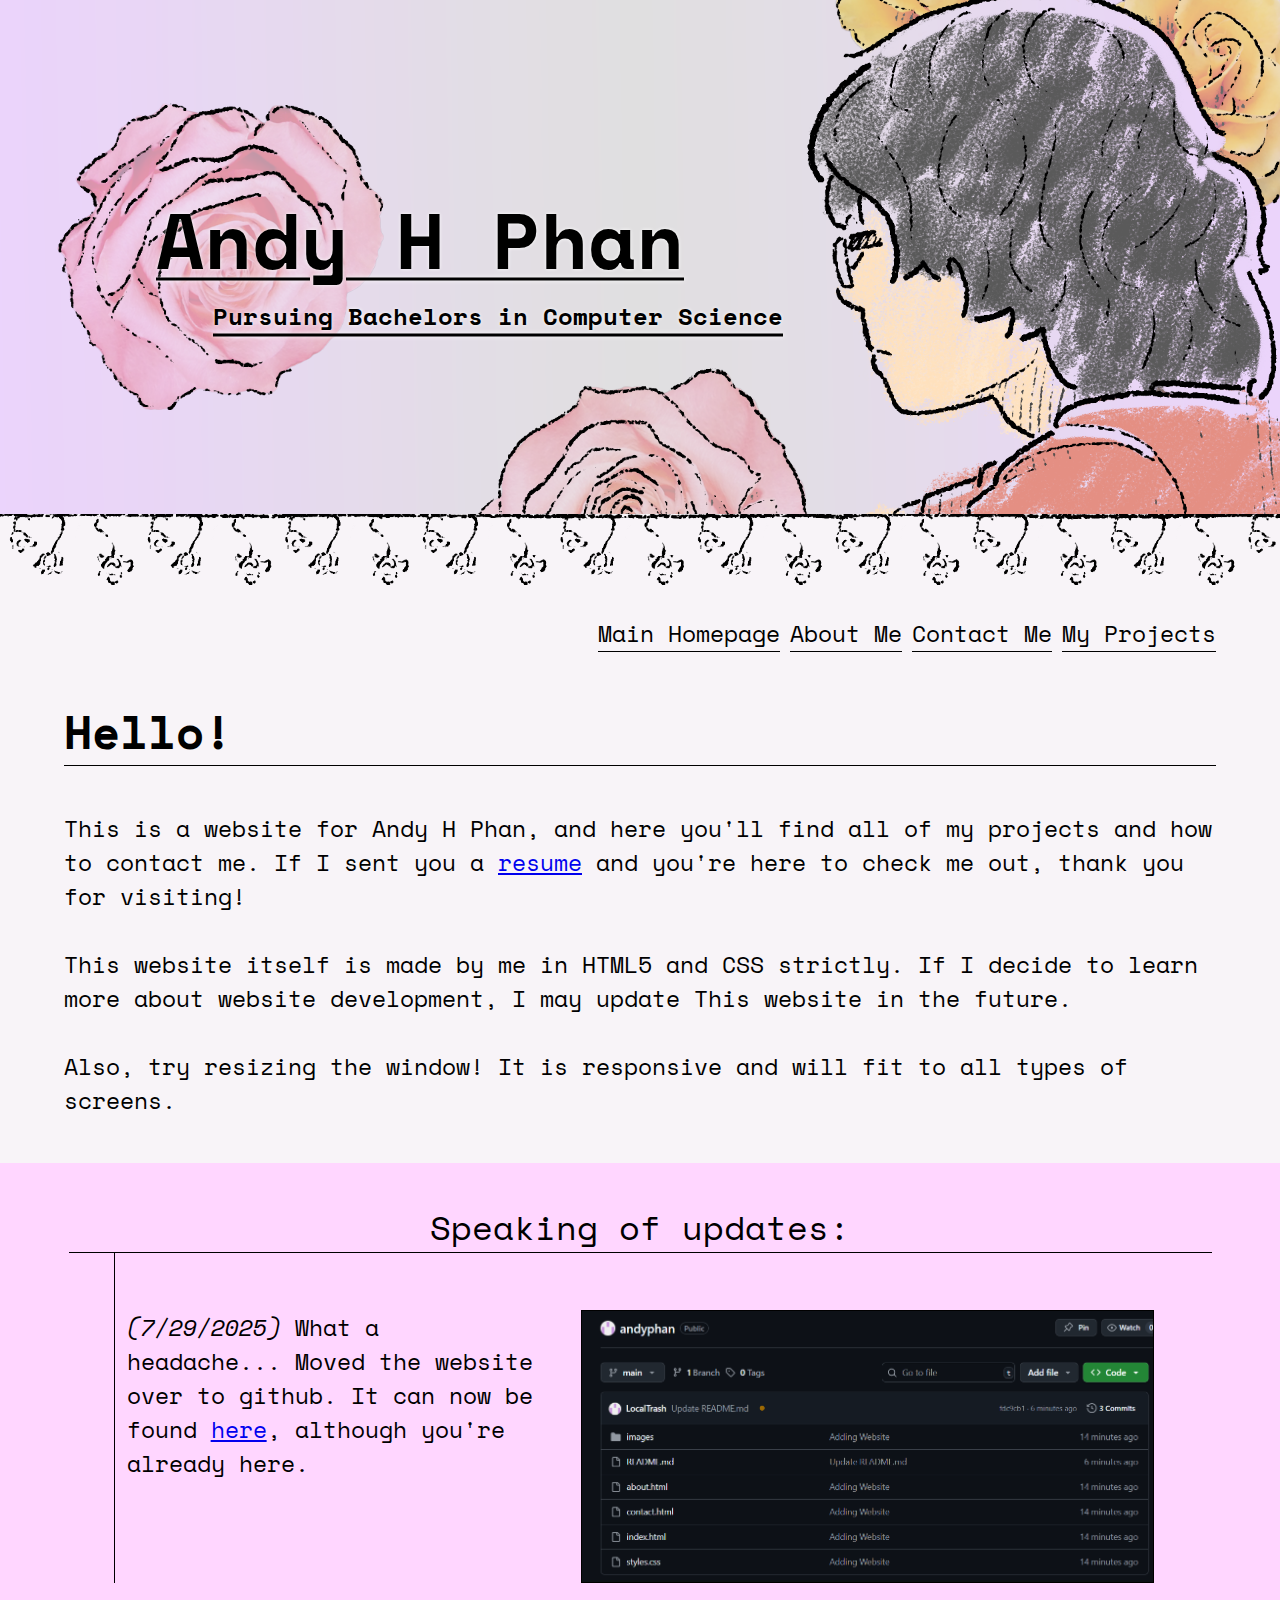
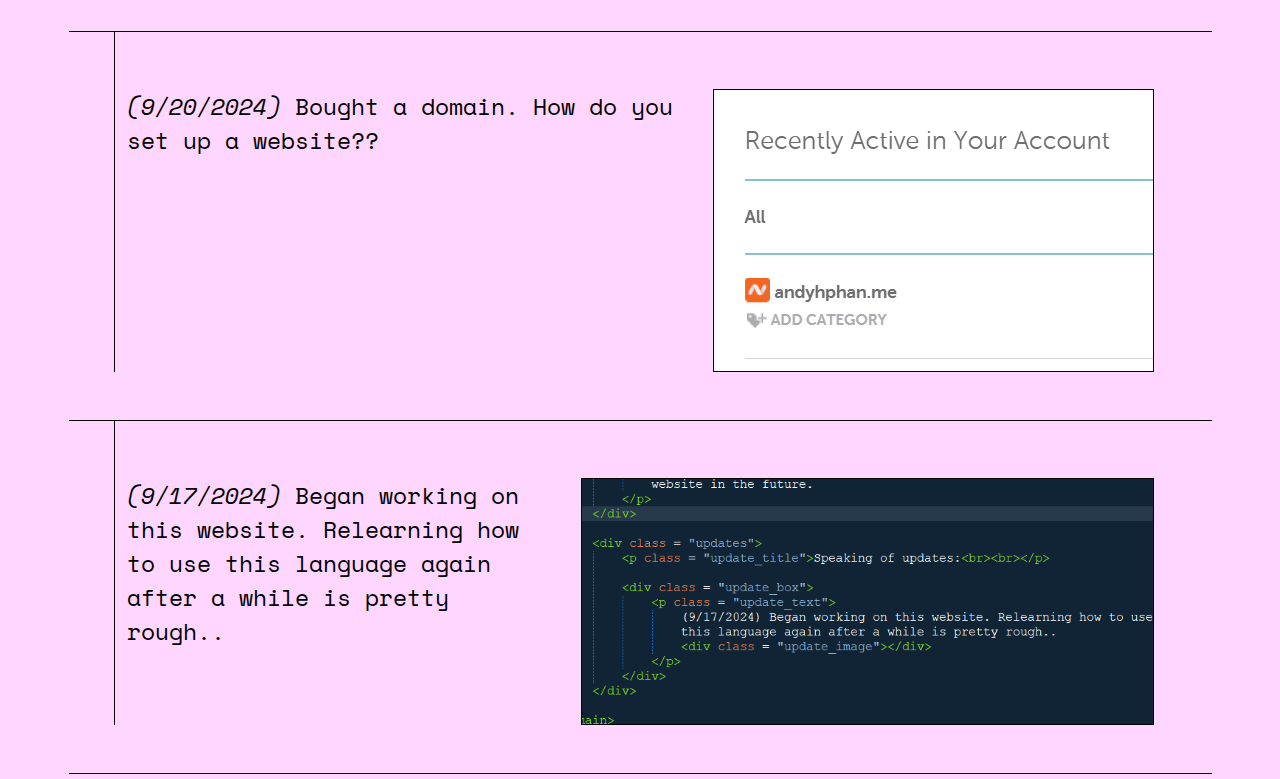
<file: index.html>
<!DOCTYPE html>

<html lang = "en">
	<head>
		<!--Importing Google Fonts-->
		<link rel="preconnect" href="https://fonts.googleapis.com">
		<link rel="preconnect" href="https://fonts.gstatic.com" crossorigin>
		<link href="https://fonts.googleapis.com/css2?family=Space+Mono:ital,
		wght@0,400;0,700;1,400;1,700&display=swap" rel="stylesheet">
		<!--Meta tags for character set and viewport-->
		<meta charset = "UTF-8">
		<meta name = "viewport" content = "width=device-width, initial-scale=1.0">
		<link rel = "stylesheet" href = "styles.css?v=0.6">
		
		<title>Main Homepage</title>
	</head>
	
	<body>
		<header>

			<div class = "hero_image">
				<div class = "hero_text">
					<h1>Andy H Phan</h1>
					<p>Pursuing Bachelors in Computer Science</p>
				</div>
				<img src = "images/hero_complement.png?v=1.0" alt = "Complement Rose">
			</div>
		</header>
		
		<main>
			<div class = "links">
				<a href = "index.html">Main Homepage</a>
				<a href = "about.html">About Me</a>
				<a href = "contact.html">Contact Me</a>
				<a href = "https://github.com/LocalTrash">My Projects</a>
			</div>
			
			<div class = "intro">
				<h1>
					Hello!
				</h1>
				<p>
					This is a website for Andy H Phan, and here you'll find 
					all of my projects and how to contact me. If I sent you a 
					<a href = "AndyPhan_Resume26.pdf">resume</a> and you're here 
					to check me out, thank you for visiting!<br><br>
					
					This website itself is made by me in HTML5 and CSS strictly. If I
					decide to learn more about website development, I may update This
					website in the future.<br><br>

					Also, try resizing the window! It is responsive and will fit to all
					types of screens.
				</p>
			</div>
			
			<div class = "updates">
				<p class = "update_title">Speaking of updates:</p>
				
				<div class = "update_box3">
						<p class = "update_text">
							<span class = "date">(7/29/2025)</span>
							What a headache... Moved the website over to github. It can now be found
							<a href = "https://localtrash.github.io/andyphan/">here</a>, although you're already here.
						</p>
						<img src = "images/update3.png" alt = "Screenshot update (7/29/2025)" class = "update_image">
				</div>

				<div class = "update_box2">
					<p class = "update_text">
						<span class = "date">(9/20/2024)</span>
						Bought a domain. How do you set up a website??
					</p>
					<img src = "images/image2.png" alt = "Screenshot of my
					progress. (9/20/2024)"
					class = "update_image">
				</div>
				
				<div class = "update_box1">
					<p class = "update_text">
						<span class = "date">(9/17/2024)</span>
						Began working on this website. Relearning how to use
						this language again after a while is pretty rough..
					</p>
					<img src = "images/image1.png" alt = "Screenshot of my
					progress. (9/17/2024)"
					class = "update_image">
				</div>
			</div>
			
		</main>
	</body>
	
</html>
</file>
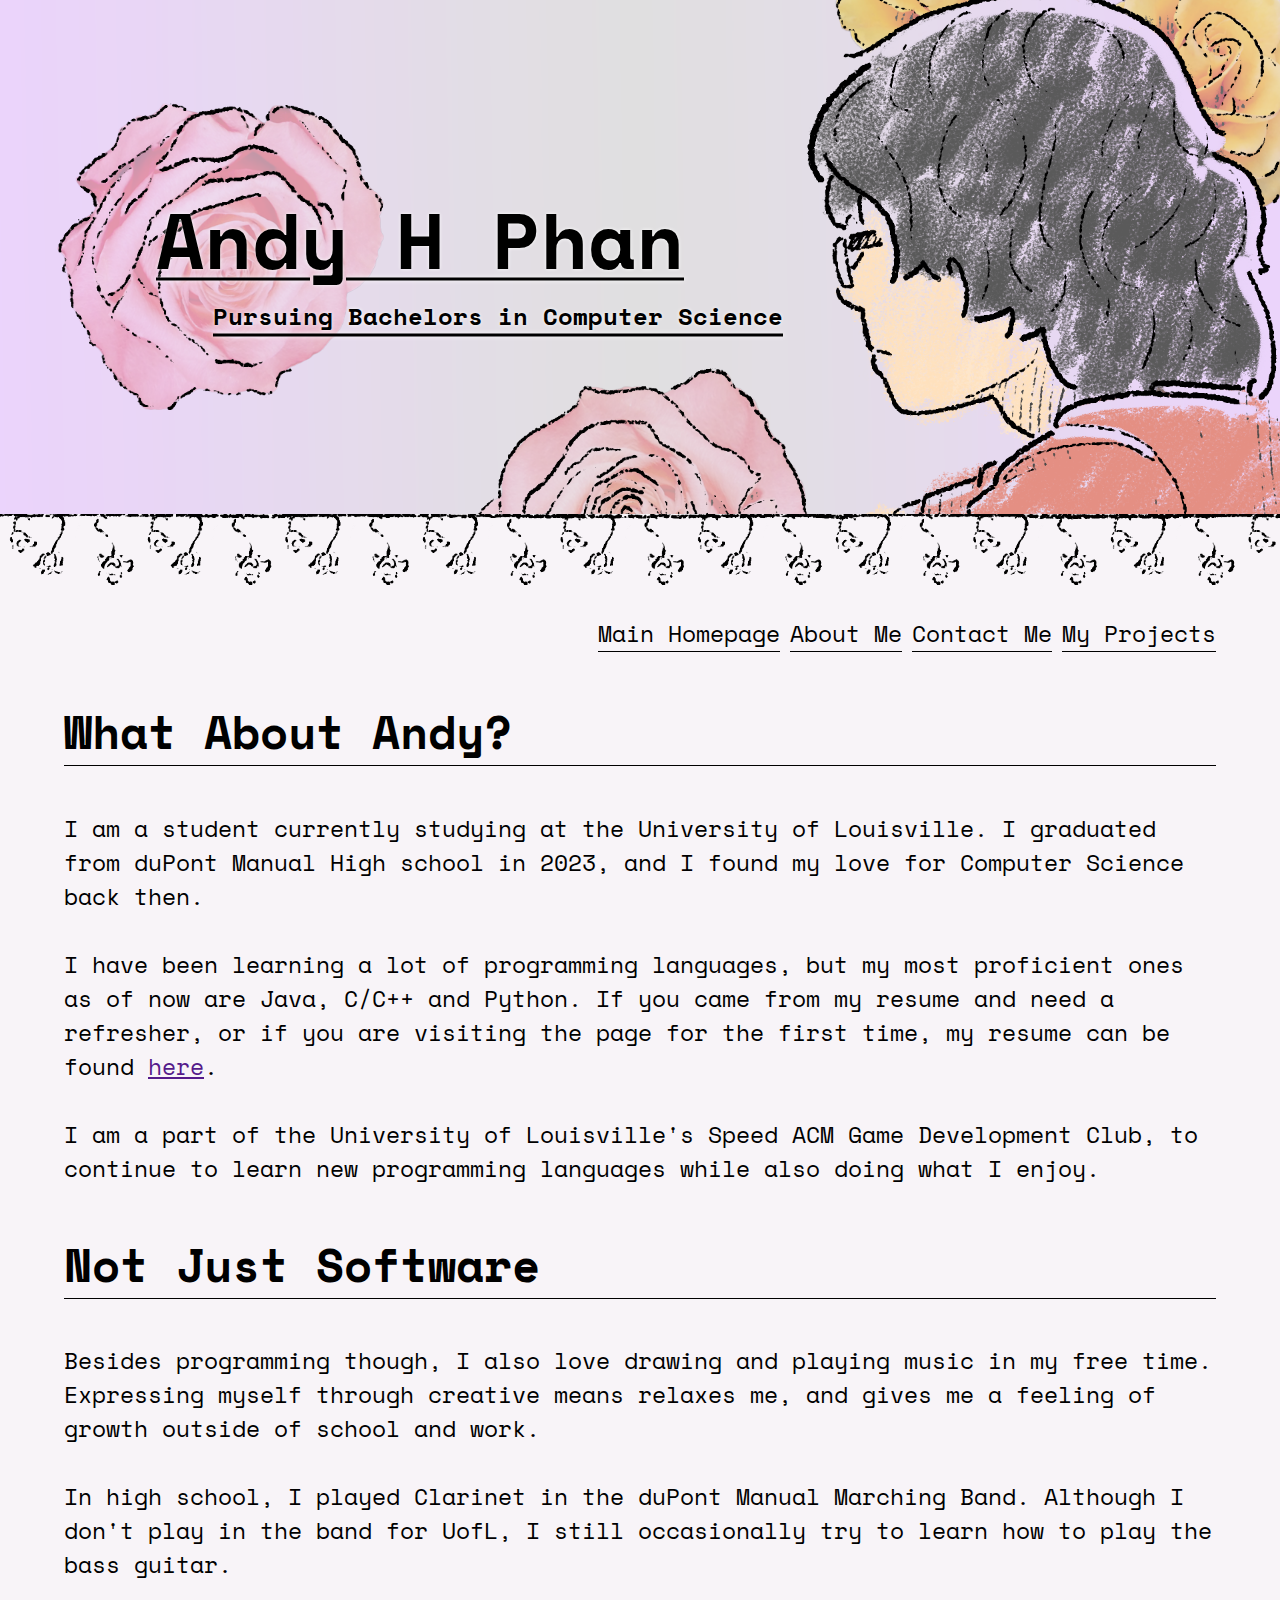
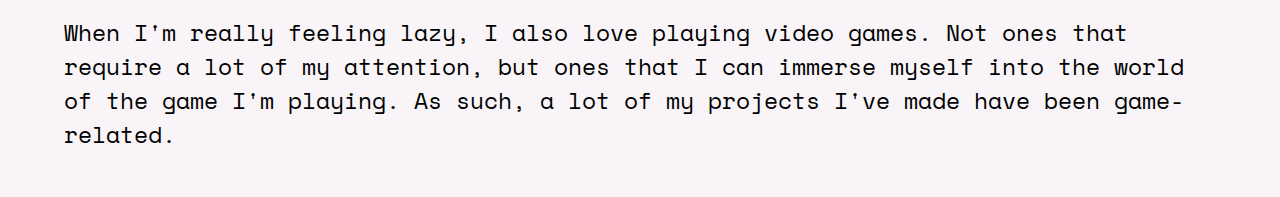
<file: about.html>
<!DOCTYPE html>

<html lang = "en">
	
	<head>
		<link rel="preconnect" href="https://fonts.googleapis.com">
		<link rel="preconnect" href="https://fonts.gstatic.com" crossorigin>
		<link href="https://fonts.googleapis.com/css2?family=Space+Mono:ital,
		wght@0,400;0,700;1,400;1,700&display=swap" rel="stylesheet">
	
		<meta charset = "UTF-8">
		<meta name = "viewport" content = "width=device-width, initial-scale=1.0">
		<link rel = "stylesheet" href = "styles.css?v=0.6"> 
		
		<title>About Me</title>
	</head>

	<body>
	
		<header>
			<div class = "hero_image">
				<div class = "hero_text">
					<h1>Andy H Phan</h1>
					<p>Pursuing Bachelors in Computer Science</p>
				</div>
				<img src = "images/hero_complement.png?v=1.0" alt = "Complement Rose">
			</div>
		</header>
		
		<main>
			<div class = "links">
				<a href = "index.html">Main Homepage</a>
				<a href = "about.html">About Me</a>
				<a href = "contact.html">Contact Me</a>
				<a href = "projects.html">My Projects</a>
			</div>
			
			<div class = "intro">
				<h1>
					What About Andy?
				</h1>
				<p>
					I am a student currently studying at the University of Louisville.
					I graduated from duPont Manual High school in 2023, and I found my
					love for Computer Science back then.<br><br>
					
					I have been learning a lot of programming languages, but my most
					proficient ones as of now are Java, C/C++ and Python. If you came
					from my resume and need a refresher, or if you are visiting the page
					for the first time, my resume can be found <a href = "">here</a>.
					<br><br>
					
					I am a part of the University of Louisville's Speed ACM Game Development
					Club, to continue to learn new programming languages while also doing
					what I enjoy.
				</p>
				
				<h1>
					Not Just Software
				</h1>
				<p>
					Besides programming though, I also love drawing and playing music
					in my free time. Expressing myself through creative means relaxes
					me, and gives me a feeling of growth outside of school and work.
					<br><br>
					
					In high school, I played Clarinet in the duPont Manual Marching Band. 
					Although I don't play in the band for UofL, I still occasionally try to 
					learn how to play the bass guitar.<br><br>
					
					When I'm really feeling lazy, I also love playing video games. Not
					ones that require a lot of my attention, but ones that I can immerse
					myself into the world of the game I'm playing. As such, a lot of my
					projects I've made have been game-related.
				</p>
			</div>
		</main>
	<body>
</html>
</file>
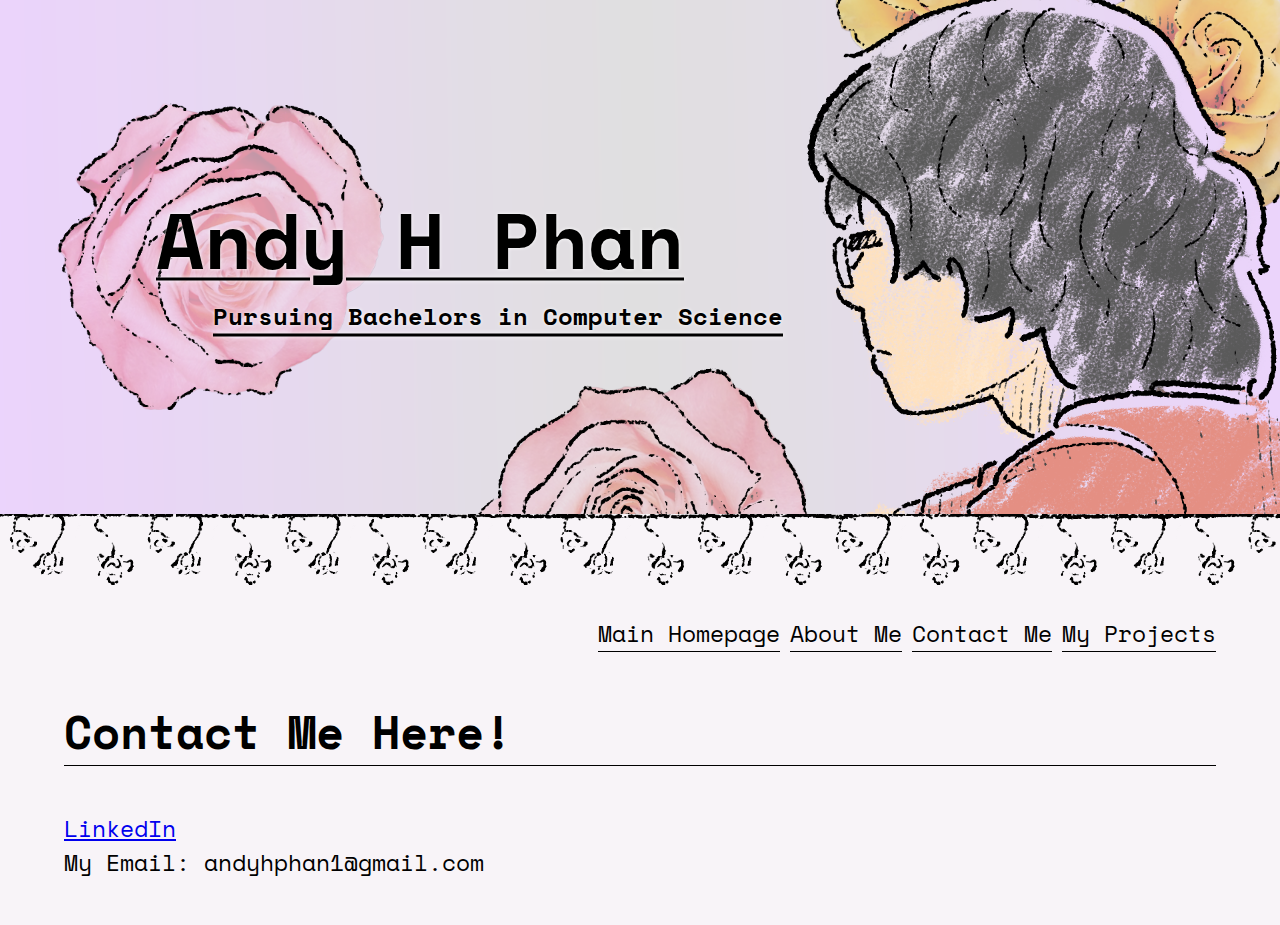
<file: contact.html>
<!DOCTYPE html>

<html>
	<head>
		<link rel="preconnect" href="https://fonts.googleapis.com">
		<link rel="preconnect" href="https://fonts.gstatic.com" crossorigin>
		<link href="https://fonts.googleapis.com/css2?family=Space+Mono:ital,
		wght@0,400;0,700;1,400;1,700&display=swap" rel="stylesheet">
	
		<meta charset = "UTF-8">
		<meta name = "viewport" content = "width=device-width, initial-scale=1.0">
		<link rel = "stylesheet" href = "styles.css?v=0.6"> 
		
		<title>Contact Me</title>
	</head>
	
	<header>
			<div class = "hero_image">
				<div class = "hero_text">
					<h1>Andy H Phan</h1>
					<p>Pursuing Bachelors in Computer Science</p>
				</div>
				<img src = "images/hero_complement.png?v=1.0" alt = "Complement Rose">
			</div>
		</header>
		
		<main>
			<div class = "links">
				<a href = "index.html">Main Homepage</a>
				<a href = "about.html">About Me</a>
				<a href = "contact.html">Contact Me</a>
				<a href = "projects.html">My Projects</a>
			</div>
			
			<div class = "intro">
				<h1>Contact Me Here!</h1>
				
				<p>
					<a href = "https://www.linkedin.com/in/andy-phan-5013b931b/">
						LinkedIn
					</a><br>
					My Email: andyhphan1@gmail.com
				</p>
			</div>
		</main>
	<body>
</html>
</file>
<file: styles.css>
* {
	margin: 0;
	padding: 0;
}

/*
	Colors:
	1 - Almost White = #f8f4f8
	2 - #fce5fc
	3 - #ffd6ff
	4 - #f3ceff
	5 - Purply = #e7c6ff
	
*/

body, html {
	height: 100%;
	font-family: "Space Mono", monospace;
}

header {
	height: calc(50% + 5vw);
}

header div.hero_image {
	background-image: url("images/hero2.png");
	height: 100%;
	background-position: center;
	background-repeat: no-repeat;
	background-size: cover;
	position: relative;
}

header div img {
	height: 60%;
	position: absolute;
	top: 50%;
	left: calc(45% - 15vw);
	background-position: left;
	transform: translate(-100%, -50%);
}

header div.hero_text {
	text-decoration: underline;
	text-underline-offset: calc(0.5em + 0.1vw);
	text-decoration-thickness: calc(2px + 0.05vw);
	position: absolute;
	text-align: left;
	top: 50%;
	left: 30%;
	transform: translate(-40%, -50%);
	color: black;
	z-index: 1000;
	font-style: none;
	text-shadow: 0vw 0vw 0.3vw white;
}

header div.hero_text p {
	font-size: calc(5px + 1.5vw);
	transform: translate(10%, 0);
	font-weight: bold;
}

header div.hero_text h1 {
	font-size: calc(15px + 5vw);
}

div.links {
	background-image: url("images/border.png");
	background-repeat: no-repeat;
	background-size: 100%;
	padding-top: 8%;
	padding-bottom: 2.5px;
	padding-right: 5%;
	text-align: right;
	background-color: #f8f4f8;
}

div.links a {
	text-decoration: none;
	padding-bottom: 1px;
	color: black;
	font-size: calc(10px + 1vw);
	border-bottom: 1px solid black;
	margin-bottom: -1px;
}

div.links a:hover{
	background-color: #ffbbf9;
}

div.intro h1 {
	padding-top: 1em;
	border-bottom: 1px solid black;
	margin-bottom: -1px;
}

div.intro {
	padding: 0 5%;
	padding-bottom: 2em;
	text-align: left;
	color: black;
	font-size: calc(10px + 1vw);
	background-color: #f8f4f8;
}

div.intro p {
	margin-top: 2em;
}

div.updates {
	padding: 5px;
	color: black;
	background-color: #ffd6ff;
}

div.updates p.update_title {
	display: default;
	justify-content: default;
	border-bottom: 1px solid black;
	margin-bottom: -1px;
	padding-top: 1em;
	margin: 0 5%;
	font-size: calc(15px + 1.5vw);
	text-align: center;
}

div.updates div {
	margin-top: 1em;
	padding-bottom: 3em;
	display: flex;
	justify-content: flex-end;
	border-bottom: 1px solid black;
	margin-bottom: -1px;
	margin: 0 5%;
}

div.updates div p.update_text {
	position: relative;
	text-align: left;
	padding-top: 5%;
	margin-left: 4%;
	padding-left: 1%;
	padding-right: 3%;
	float: left;
	font-size: calc(10px + 1vw);
	border-left: 1px solid black;
}

div.updates div img.update_image {
	margin-right: 5%;
	margin-top: 5%;
	border: 1px solid black;
	width: 50%;
	height: 100%;
}

div.updates div p span.date {
	font-style: italic;
}

@media (max-width: 720px) {
	div.links {
		display: flex;
		justify-content: space-around;
		font-size: calc(5px + 2vw);
		padding-right: 0;
		
	}
	
	div.updates div {
		display: inline-block;
		justify-content: default;
	}
	
	div.updates div p.update_text{
		float: none;
		clear: both;
		padding-bottom: 2em;
	}
	
	div.updates div img.update_image {
		clear: both;
		width: 100%;
		margin-top: 0;
	}
}
</file>
